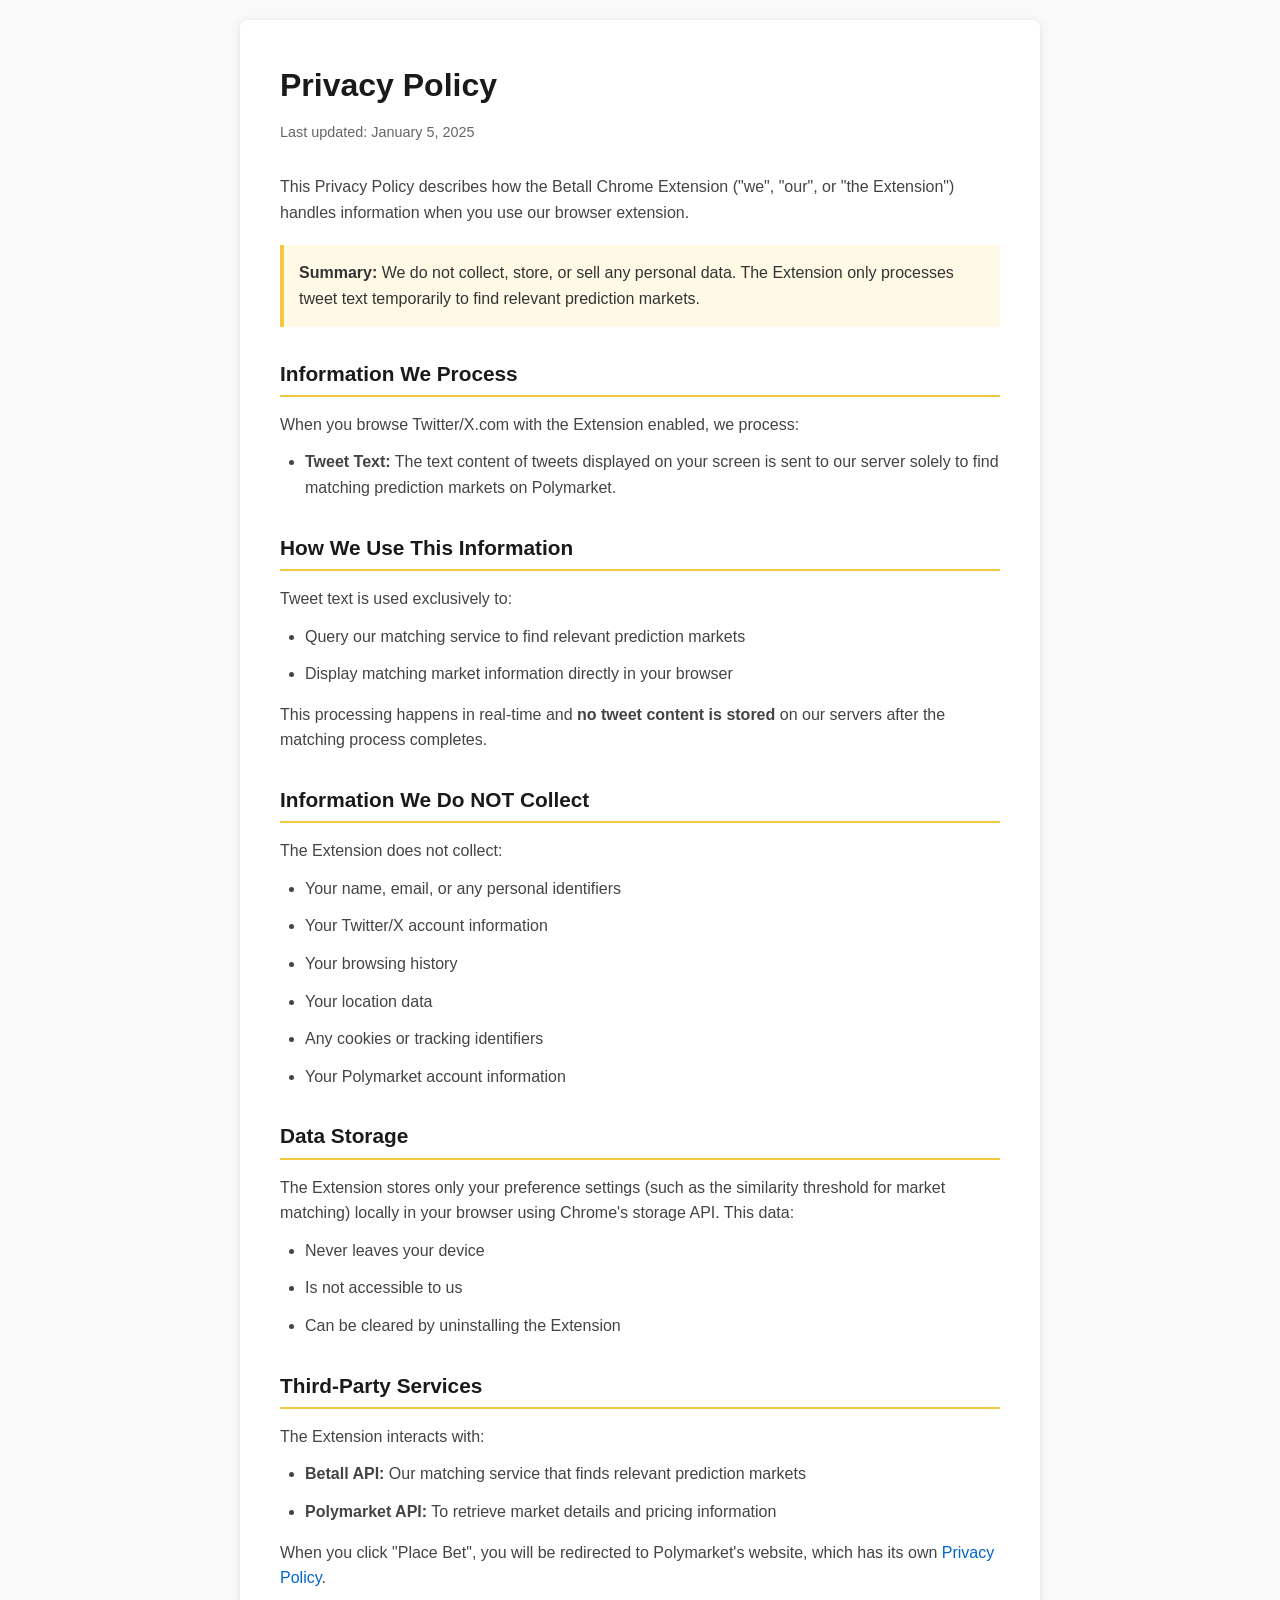
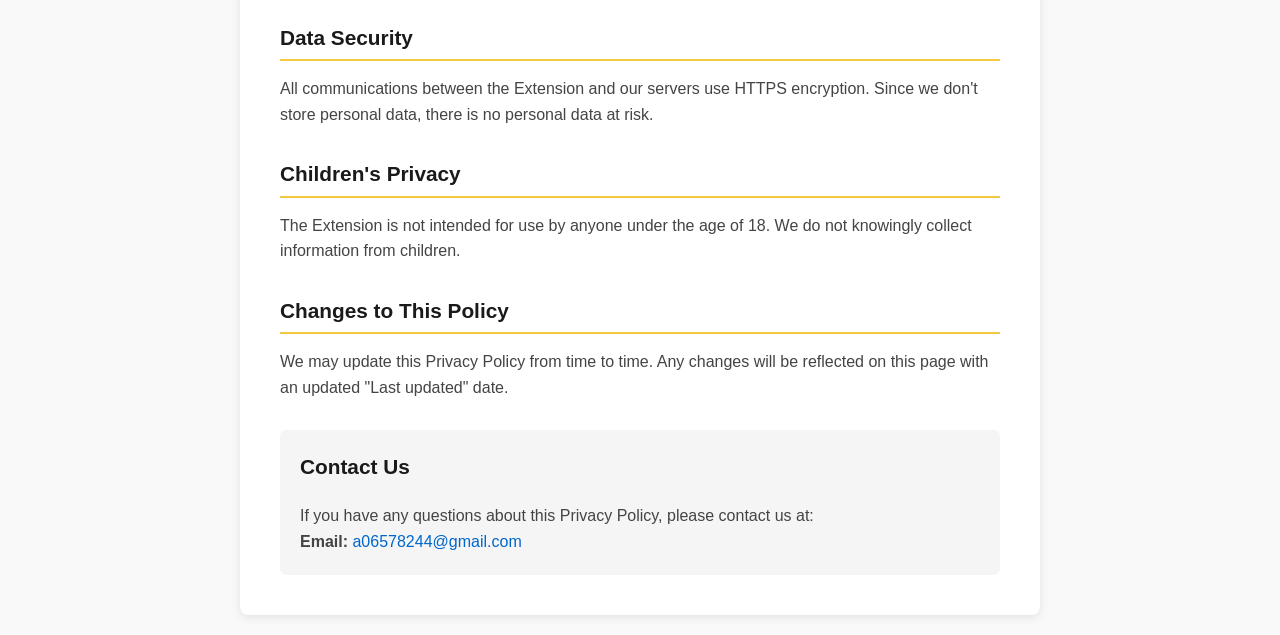
<file: docs/index.html>
<!DOCTYPE html>
<html lang="en">
<head>
    <meta charset="UTF-8">
    <meta http-equiv="refresh" content="0; url=privacy-policy.html">
    <title>Betall - Redirecting...</title>
</head>
<body>
    <p>Redirecting to <a href="privacy-policy.html">Privacy Policy</a>...</p>
</body>
</html>
</file>
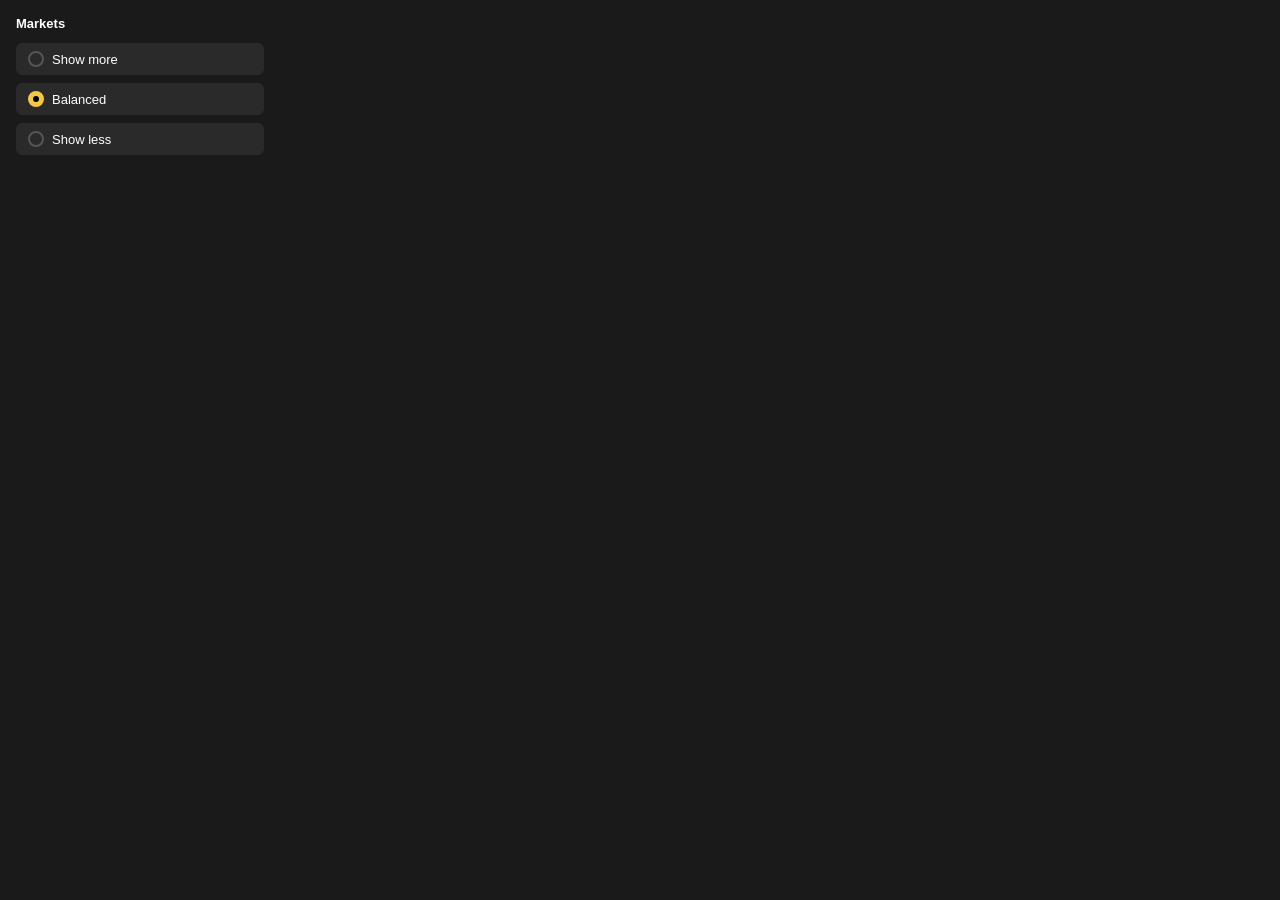
<file: popup.html>
<!DOCTYPE html>
<html>
<head>
  <meta charset="UTF-8">
  <link rel="stylesheet" href="popup.css">
</head>
<body>
  <div class="container">
    <div class="setting">
      <label>Markets</label>
      <div class="radio-group">
        <label class="radio-option">
          <input type="radio" name="threshold" value="0.2" id="threshold-more">
          <span>Show more</span>
        </label>
        <label class="radio-option">
          <input type="radio" name="threshold" value="0.5" id="threshold-balanced" checked>
          <span>Balanced</span>
        </label>
        <label class="radio-option">
          <input type="radio" name="threshold" value="0.8" id="threshold-less">
          <span>Show less</span>
        </label>
      </div>
    </div>
    
  </div>

  <script src="popup.js"></script>
</body>
</html>
</file>
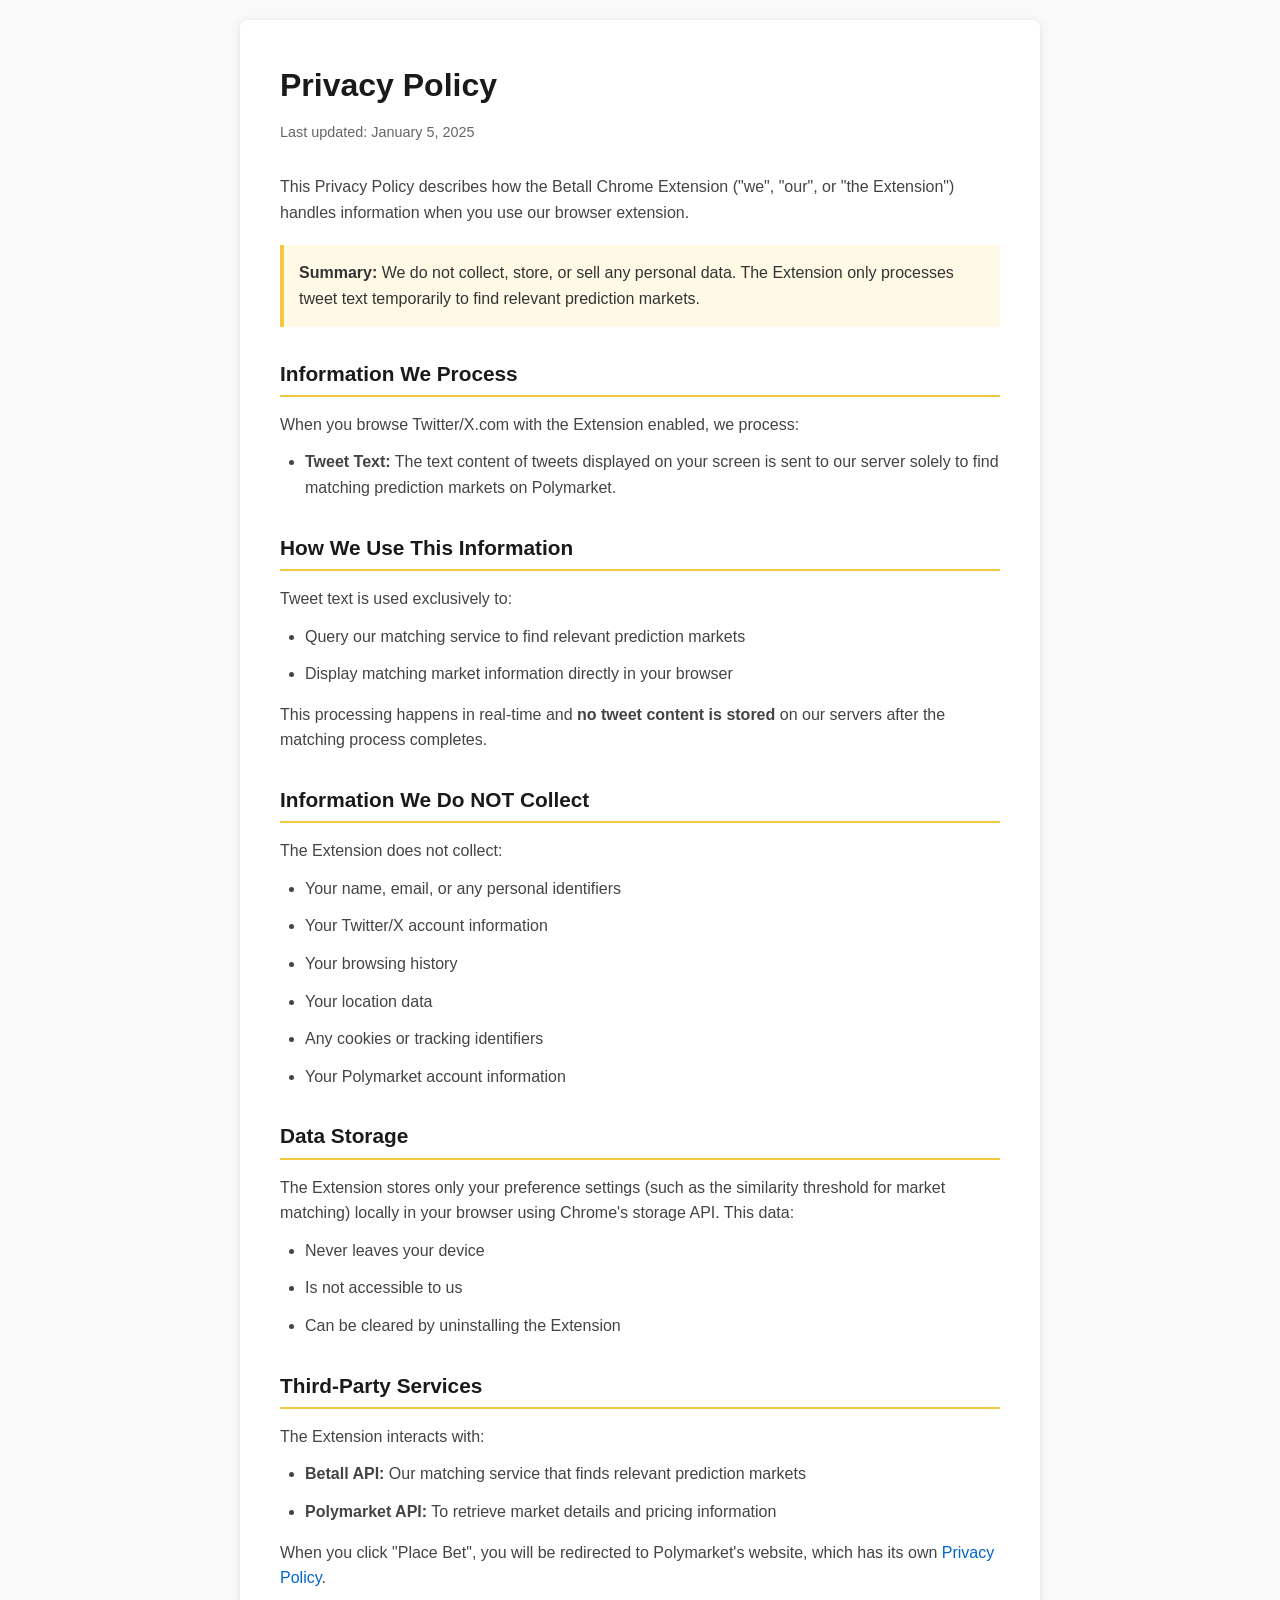
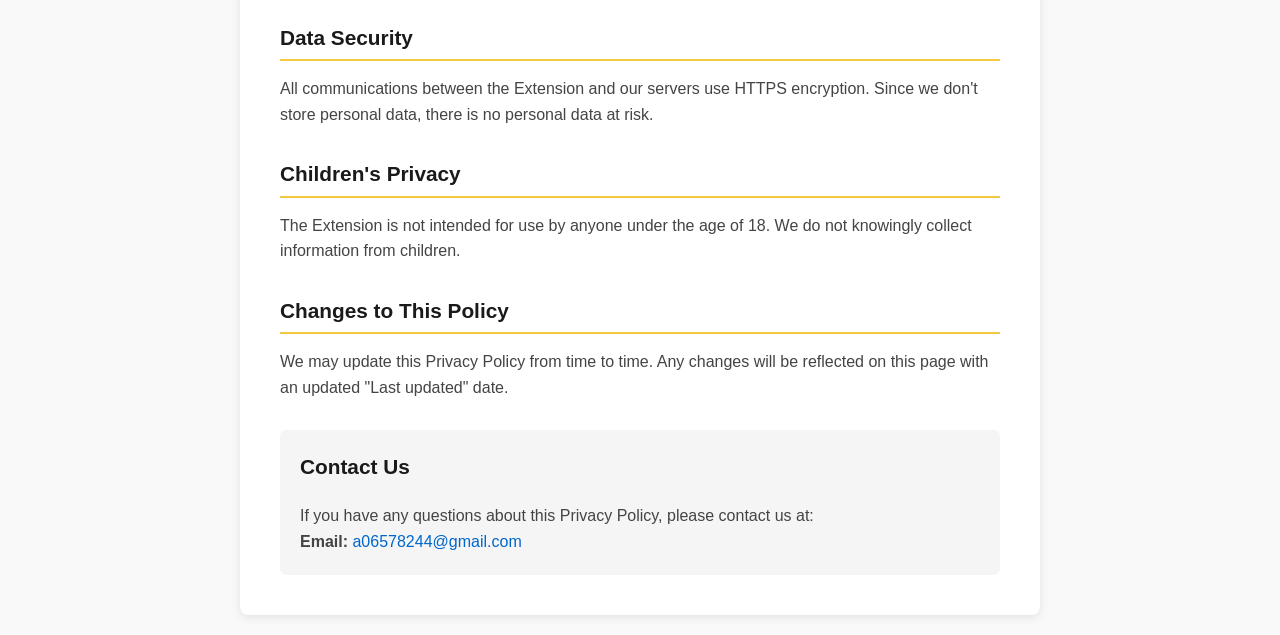
<file: docs/privacy-policy.html>
<!DOCTYPE html>
<html lang="en">
<head>
    <meta charset="UTF-8">
    <meta name="viewport" content="width=device-width, initial-scale=1.0">
    <title>Privacy Policy - Betall Chrome Extension</title>
    <style>
        * {
            margin: 0;
            padding: 0;
            box-sizing: border-box;
        }
        body {
            font-family: -apple-system, BlinkMacSystemFont, 'Segoe UI', Roboto, Oxygen, Ubuntu, sans-serif;
            line-height: 1.6;
            color: #333;
            background-color: #f9f9f9;
            padding: 20px;
        }
        .container {
            max-width: 800px;
            margin: 0 auto;
            background: #fff;
            padding: 40px;
            border-radius: 8px;
            box-shadow: 0 2px 10px rgba(0,0,0,0.1);
        }
        h1 {
            color: #1a1a1a;
            margin-bottom: 10px;
            font-size: 2rem;
        }
        .last-updated {
            color: #666;
            font-size: 0.9rem;
            margin-bottom: 30px;
        }
        h2 {
            color: #1a1a1a;
            margin-top: 30px;
            margin-bottom: 15px;
            font-size: 1.3rem;
            border-bottom: 2px solid #F5C842;
            padding-bottom: 5px;
        }
        p, li {
            margin-bottom: 12px;
            color: #444;
        }
        ul {
            margin-left: 25px;
            margin-bottom: 15px;
        }
        .highlight {
            background-color: #FFF9E6;
            padding: 15px;
            border-left: 4px solid #F5C842;
            margin: 20px 0;
            border-radius: 0 4px 4px 0;
        }
        a {
            color: #0066cc;
            text-decoration: none;
        }
        a:hover {
            text-decoration: underline;
        }
        .contact {
            background-color: #f5f5f5;
            padding: 20px;
            border-radius: 6px;
            margin-top: 30px;
        }
    </style>
</head>
<body>
    <div class="container">
        <h1>Privacy Policy</h1>
        <p class="last-updated">Last updated: January 5, 2025</p>

        <p>This Privacy Policy describes how the Betall Chrome Extension ("we", "our", or "the Extension") handles information when you use our browser extension.</p>

        <div class="highlight">
            <strong>Summary:</strong> We do not collect, store, or sell any personal data. The Extension only processes tweet text temporarily to find relevant prediction markets.
        </div>

        <h2>Information We Process</h2>
        <p>When you browse Twitter/X.com with the Extension enabled, we process:</p>
        <ul>
            <li><strong>Tweet Text:</strong> The text content of tweets displayed on your screen is sent to our server solely to find matching prediction markets on Polymarket.</li>
        </ul>

        <h2>How We Use This Information</h2>
        <p>Tweet text is used exclusively to:</p>
        <ul>
            <li>Query our matching service to find relevant prediction markets</li>
            <li>Display matching market information directly in your browser</li>
        </ul>
        <p>This processing happens in real-time and <strong>no tweet content is stored</strong> on our servers after the matching process completes.</p>

        <h2>Information We Do NOT Collect</h2>
        <p>The Extension does not collect:</p>
        <ul>
            <li>Your name, email, or any personal identifiers</li>
            <li>Your Twitter/X account information</li>
            <li>Your browsing history</li>
            <li>Your location data</li>
            <li>Any cookies or tracking identifiers</li>
            <li>Your Polymarket account information</li>
        </ul>

        <h2>Data Storage</h2>
        <p>The Extension stores only your preference settings (such as the similarity threshold for market matching) locally in your browser using Chrome's storage API. This data:</p>
        <ul>
            <li>Never leaves your device</li>
            <li>Is not accessible to us</li>
            <li>Can be cleared by uninstalling the Extension</li>
        </ul>

        <h2>Third-Party Services</h2>
        <p>The Extension interacts with:</p>
        <ul>
            <li><strong>Betall API:</strong> Our matching service that finds relevant prediction markets</li>
            <li><strong>Polymarket API:</strong> To retrieve market details and pricing information</li>
        </ul>
        <p>When you click "Place Bet", you will be redirected to Polymarket's website, which has its own <a href="https://polymarket.com/privacy" target="_blank">Privacy Policy</a>.</p>

        <h2>Data Security</h2>
        <p>All communications between the Extension and our servers use HTTPS encryption. Since we don't store personal data, there is no personal data at risk.</p>

        <h2>Children's Privacy</h2>
        <p>The Extension is not intended for use by anyone under the age of 18. We do not knowingly collect information from children.</p>

        <h2>Changes to This Policy</h2>
        <p>We may update this Privacy Policy from time to time. Any changes will be reflected on this page with an updated "Last updated" date.</p>

        <div class="contact">
            <h2 style="margin-top: 0; border: none;">Contact Us</h2>
            <p style="margin-bottom: 0;">If you have any questions about this Privacy Policy, please contact us at:</p>
            <p style="margin-bottom: 0;"><strong>Email:</strong> <a href="mailto:a06578244@gmail.com">a06578244@gmail.com</a></p>
        </div>
    </div>
</body>
</html>
</file>
<file: popup.css>
body {
  width: 280px;
  padding: 0;
  margin: 0;
  font-family: -apple-system, BlinkMacSystemFont, 'Segoe UI', sans-serif;
  background: #1A1A1A;
  color: #FFFFFF;
}

.container {
  padding: 16px;
  box-sizing: border-box;
}

h3 {
  margin: 0 0 20px 0;
  color: #F5C842;
  font-size: 16px;
  font-weight: 600;
}

.setting {
  display: flex;
  flex-direction: column;
  gap: 12px;
  margin-bottom: 12px;
  width: 100%;
}

.setting > label {
  font-size: 13px;
  color: #FFFFFF;
  font-weight: 600;
}

.radio-group {
  display: flex;
  flex-direction: column;
  gap: 8px;
}

.radio-option {
  display: flex;
  align-items: center;
  gap: 8px;
  padding: 8px 12px;
  border-radius: 6px;
  background: #2A2A2A;
  cursor: pointer;
  transition: background 0.2s;
}

.radio-option:hover {
  background: #333;
}

.radio-option input[type="radio"] {
  appearance: none;
  width: 16px;
  height: 16px;
  border: 2px solid #555;
  border-radius: 50%;
  background: transparent;
  cursor: pointer;
  position: relative;
  margin: 0;
}

.radio-option input[type="radio"]:checked {
  border-color: #F5C842;
  background: #F5C842;
}

.radio-option input[type="radio"]:checked::after {
  content: '';
  width: 6px;
  height: 6px;
  border-radius: 50%;
  background: #000;
  position: absolute;
  top: 50%;
  left: 50%;
  transform: translate(-50%, -50%);
}

.radio-option span {
  font-size: 13px;
  color: #FFFFFF;
  flex: 1;
}

.help-text {
  font-size: 11px;
  color: #A0A0A0;
  line-height: 1.4;
  margin-top: 8px;
}
</file>
